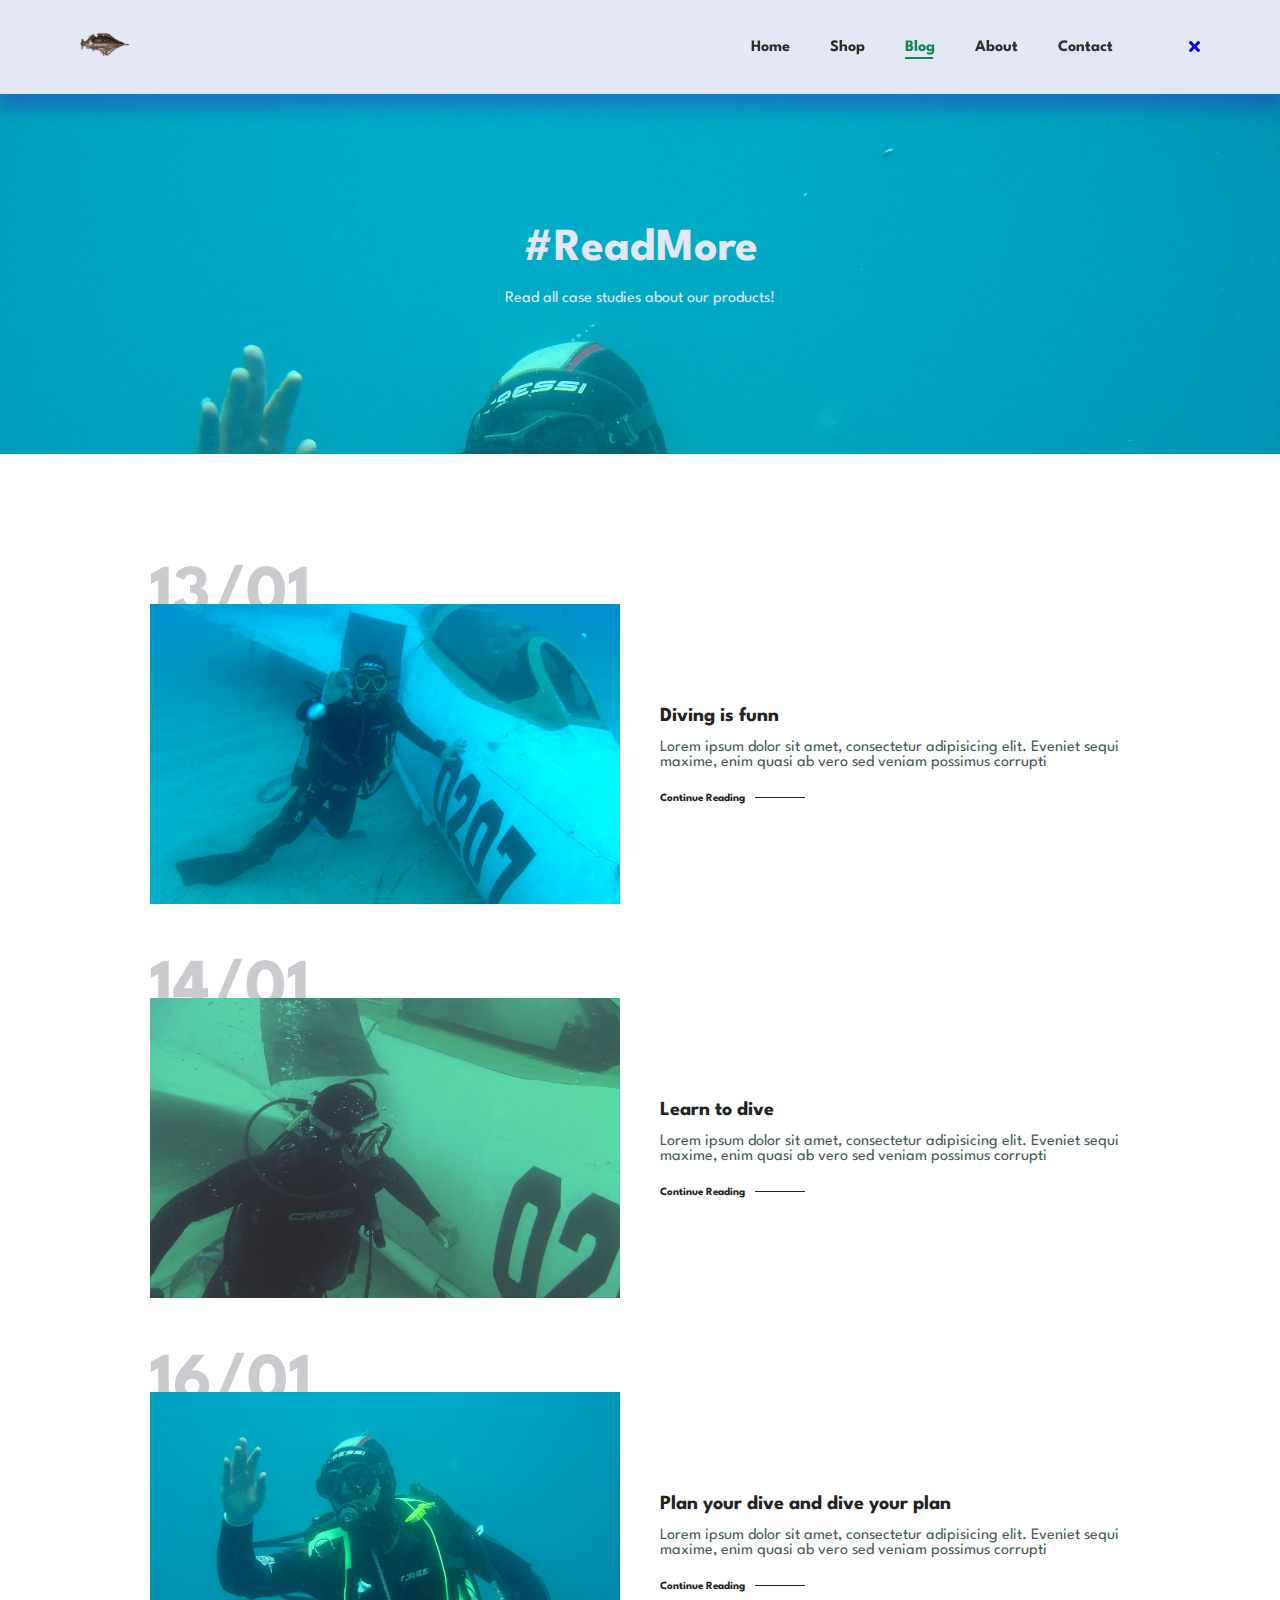
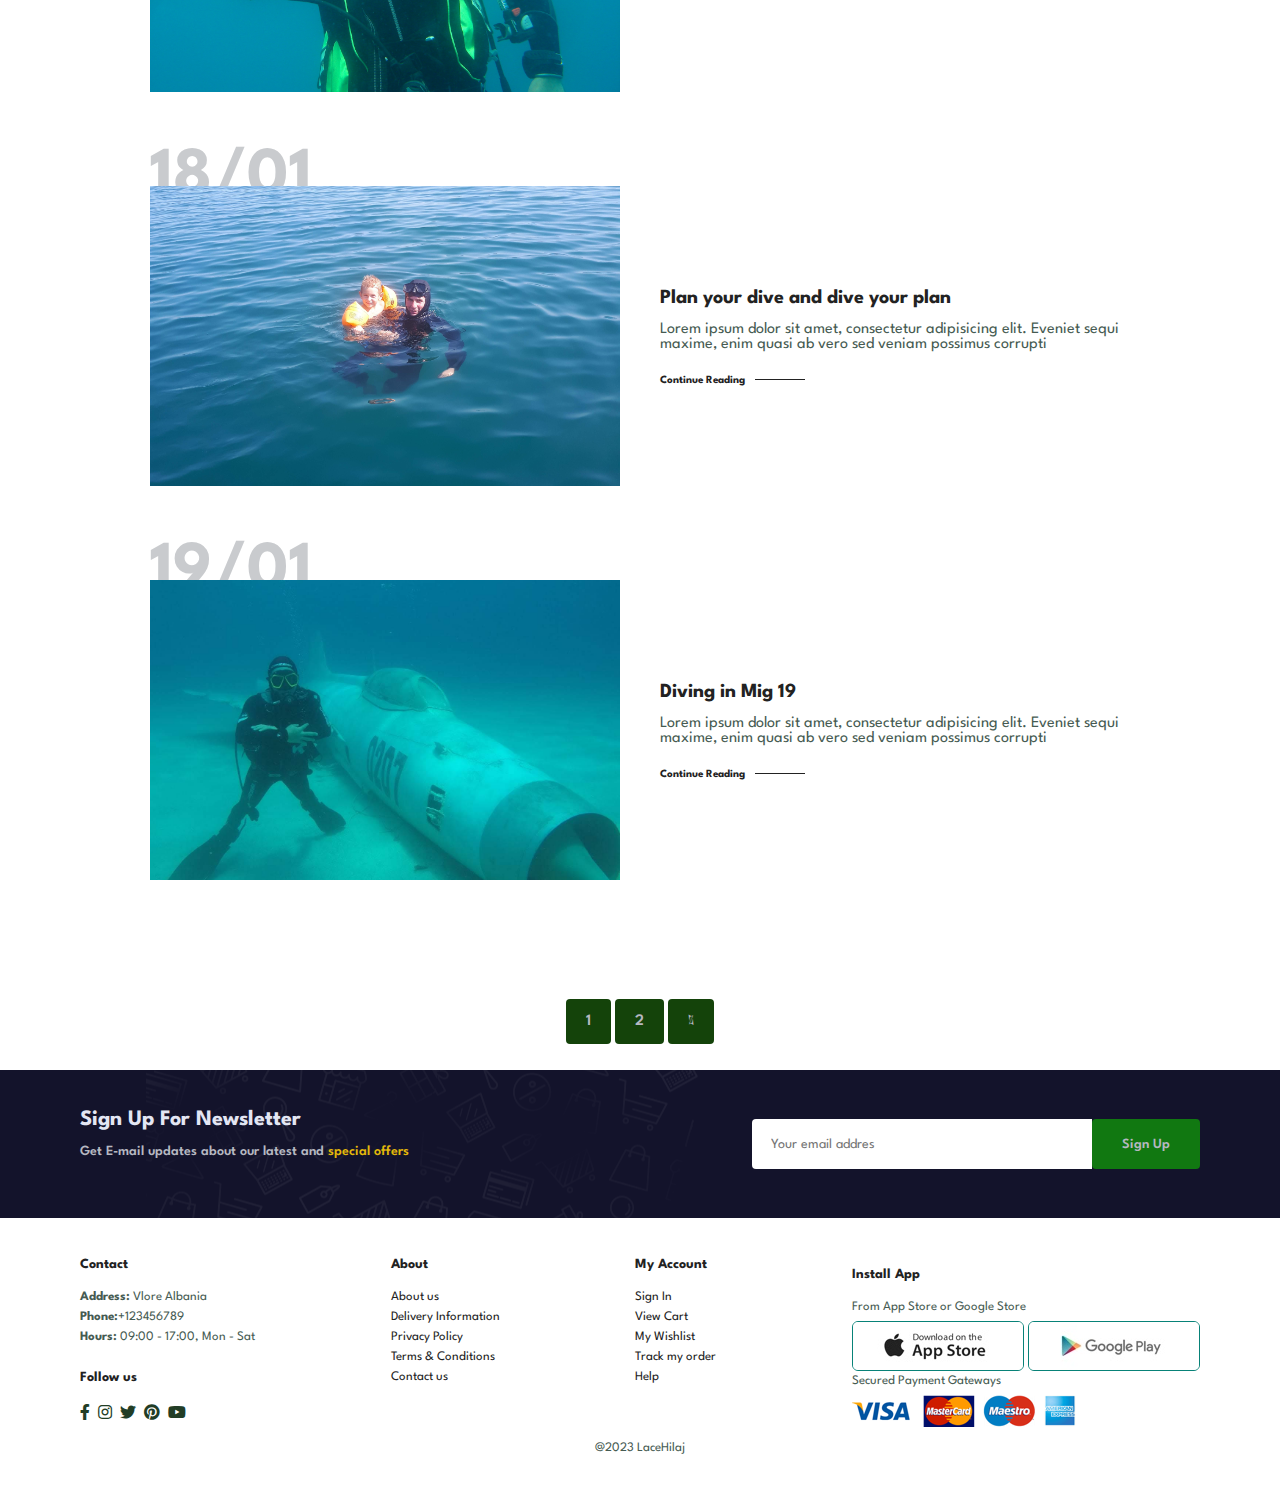
<file: blog.html>
<!DOCTYPE html>
<html lang="en">
  <head>
    <meta charset="UTF-8" />
    <meta http-equiv="X-UA-Compatible" content="IE=edge" />
    <meta name="viewport" content="width=device-width, initial-scale=1.0" />
    <title>Ecommerce JS</title>
    <link
      rel="stylesheet"
      href="https://pro.fontawesome.com/releases/v5.10.0/css/all.css"
    />
    <link rel="stylesheet" href="style.css" />
  </head>
  <body>
    <section id="header">
      <a href="#"><img src="img/logo.png" class="logo" alt="logo" /></a>
      <div>
        <ul id="navbar">
          <li><a href="index.html">Home</a></li>
          <li><a href="shop.html">Shop</a></li>
          <li><a class="active" href="blog.html">Blog</a></li>
          <li><a href="about.html">About</a></li>
          <li><a href="contact.html">Contact</a></li>
          <li id="lg-bag">
            <a href="cart.html"><i class="far fa-shopping-bag"></i></a>
          </li>
          <a href="#" id="close"><i class="fas fa-times"></i></a>
        </ul>
      </div>
      <div id="mobile">
        <a href="cart.html"><i class="far fa-shopping-bag"></i></a>
        <i id="bar" class="fas fa-outdent"></i>
      </div>
    </section>

    <section id="page-header" class="blog-header">
      <h2>#ReadMore</h2>
      <p>Read all case studies about our products!</p>
    </section>

    <section id="blog">
      <div class="blog-box">
        <div class="blog-img">
          <img src="img/blog/b1.jpg" alt="" />
        </div>
        <div class="blog-details">
          <h4>Diving is funn</h4>
          <p>
            Lorem ipsum dolor sit amet, consectetur adipisicing elit. Eveniet
            sequi maxime, enim quasi ab vero sed veniam possimus corrupti
          </p>
          <a href="#">Continue Reading </a>
        </div>
        <h1>13/01</h1>
      </div>
      <div class="blog-box">
        <div class="blog-img">
          <img src="img/blog/b2.jpg" alt="" />
        </div>
        <div class="blog-details">
          <h4>Learn to dive</h4>
          <p>
            Lorem ipsum dolor sit amet, consectetur adipisicing elit. Eveniet
            sequi maxime, enim quasi ab vero sed veniam possimus corrupti
          </p>
          <a href="#">Continue Reading </a>
        </div>
        <h1>14/01</h1>
      </div>
      <div class="blog-box">
        <div class="blog-img">
          <img src="img/blog/b3.jpg" alt="" />
        </div>
        <div class="blog-details">
          <h4>Plan your dive and dive your plan</h4>
          <p>
            Lorem ipsum dolor sit amet, consectetur adipisicing elit. Eveniet
            sequi maxime, enim quasi ab vero sed veniam possimus corrupti
          </p>
          <a href="#">Continue Reading </a>
        </div>
        <h1>16/01</h1>
      </div>
      <div class="blog-box">
        <div class="blog-img">
          <img src="img/blog/b4.jpg" alt="" />
        </div>
        <div class="blog-details">
          <h4>Plan your dive and dive your plan</h4>
          <p>
            Lorem ipsum dolor sit amet, consectetur adipisicing elit. Eveniet
            sequi maxime, enim quasi ab vero sed veniam possimus corrupti
          </p>
          <a href="#">Continue Reading </a>
        </div>
        <h1>18/01</h1>
      </div>
      <div class="blog-box">
        <div class="blog-img">
          <img src="img/blog/b5.jpg" alt="" />
        </div>
        <div class="blog-details">
          <h4>Diving in Mig 19</h4>
          <p>
            Lorem ipsum dolor sit amet, consectetur adipisicing elit. Eveniet
            sequi maxime, enim quasi ab vero sed veniam possimus corrupti
          </p>
          <a href="#">Continue Reading </a>
        </div>
        <h1>19/01</h1>
      </div>
    </section>

    <section id="pagination" class="section-p1">
      <a href="#">1</a>
      <a href="#">2</a>
      <a href="#"><i class="fal fa-long-arrow-alt-right"></i></a>
    </section>
    <section id="newsletter" class="section-p1" class="section-m1">
      <div class="newstext">
        <h4>Sign Up For Newsletter</h4>
        <p>
          Get E-mail updates about our latest and <span>special offers</span>
        </p>
      </div>
      <div class="form">
        <input type="text" placeholder="Your email addres" />
        <button class="normal">Sign Up</button>
      </div>
    </section>

    <footer class="section-p1">
      <div class="col">
        <!-- <img src="img/logo.png" class="logo" alt="" /> -->
        <h4>Contact</h4>
        <p><strong>Address:</strong> Vlore Albania</p>
        <p><strong>Phone:</strong>+123456789</p>
        <p><strong>Hours:</strong> 09:00 - 17:00, Mon - Sat</p>
        <div class="follow">
          <h4>Follow us</h4>
          <div class="icon">
            <i class="fab fa-facebook-f"></i>
            <i class="fab fa-instagram"></i>
            <i class="fab fa-twitter"></i>
            <i class="fab fa-pinterest"></i>
            <i class="fab fa-youtube"></i>
          </div>
        </div>
      </div>
      <div class="col">
        <h4>About</h4>
        <a href="#">About us</a>
        <a href="#">Delivery Information</a>
        <a href="#">Privacy Policy</a>
        <a href="#">Terms & Conditions</a>
        <a href="#">Contact us</a>
      </div>
      <div class="col">
        <h4>My Account</h4>
        <a href="#">Sign In</a>
        <a href="#">View Cart</a>
        <a href="#">My Wishlist</a>
        <a href="#">Track my order</a>
        <a href="#">Help</a>
      </div>
      <div class="col install">
        <h4>Install App</h4>
        <p>From App Store or Google Store</p>
        <div class="row">
          <img src="img/pay/app.jpg" alt="" />
          <img src="img/pay/play.jpg" alt="" />
        </div>
        <p>Secured Payment Gateways</p>
        <img src="img/pay/pay.png" alt="" />
      </div>
      <div class="copyright">
        <p>@2023 LaceHilaj</p>
      </div>
    </footer>
    <script src="app.js"></script>
  </body>
</html>
</file>
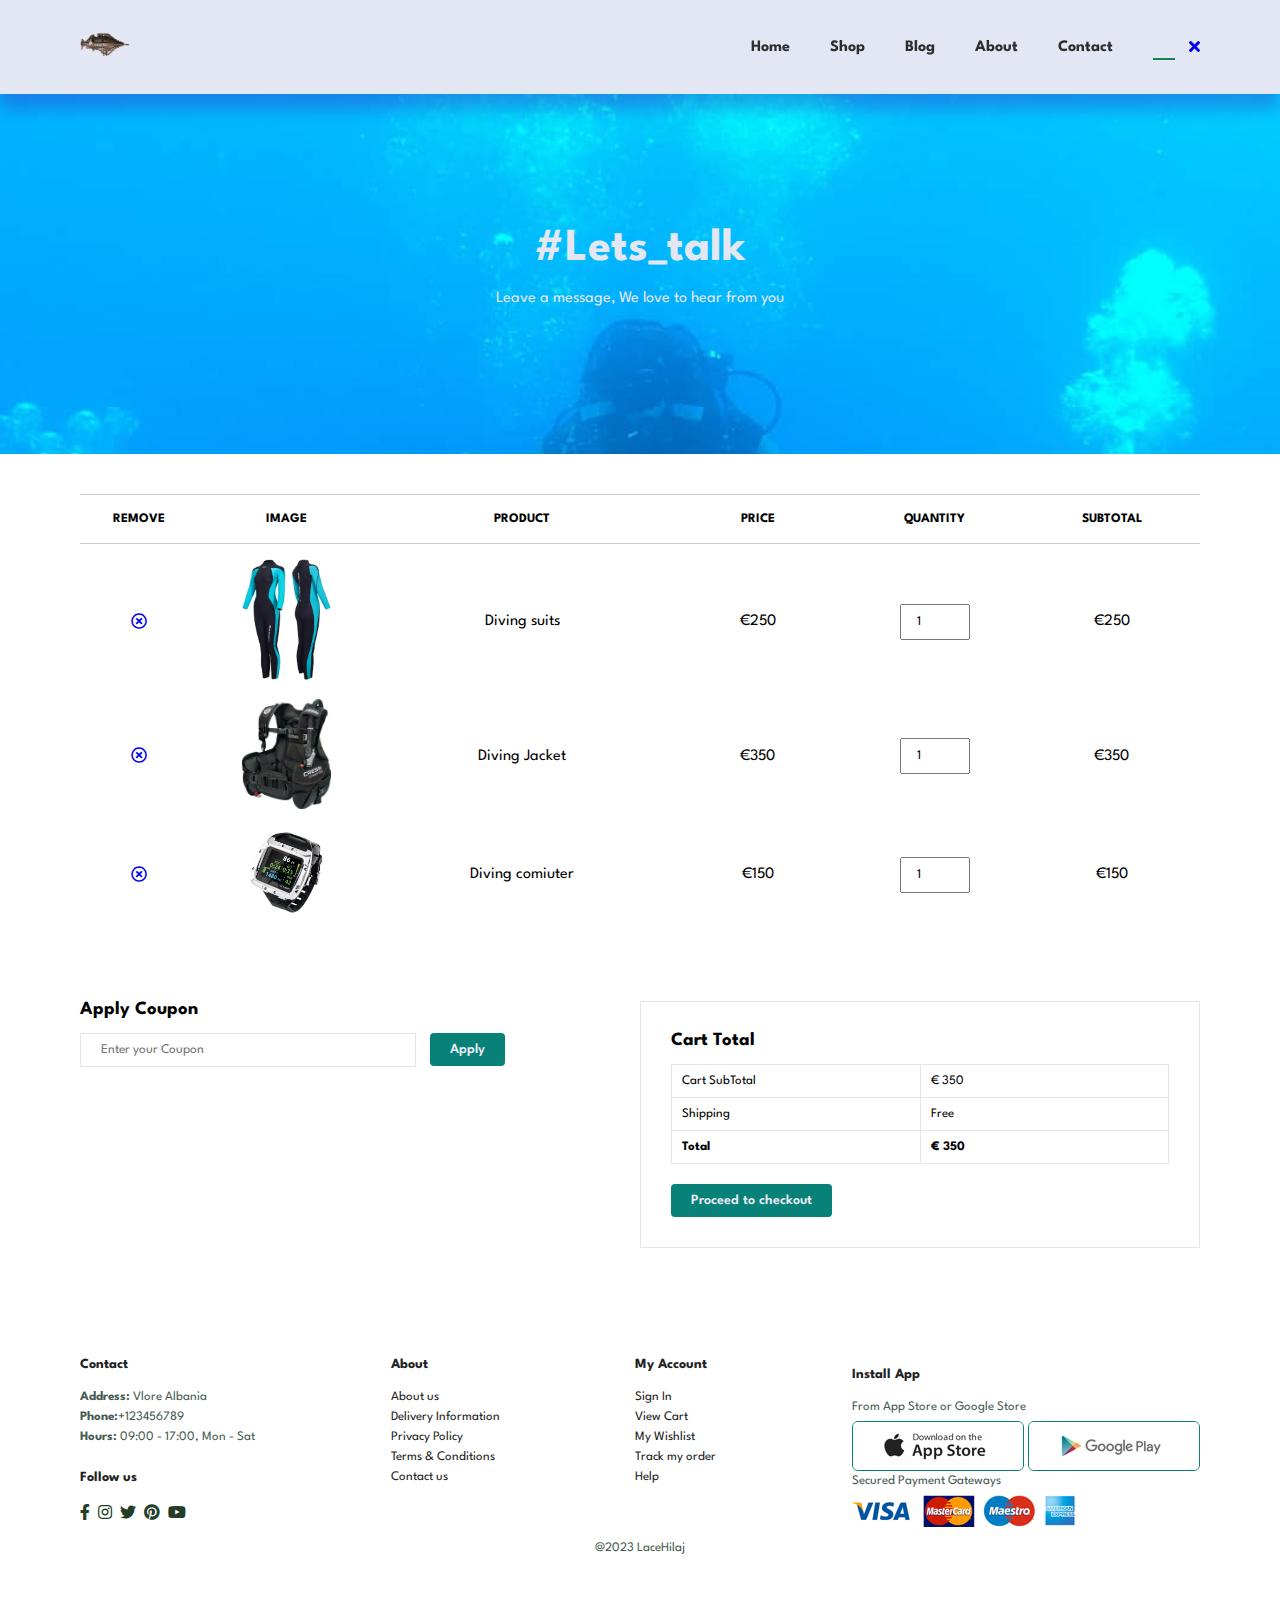
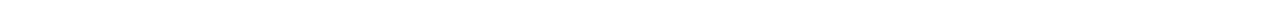
<file: cart.html>
<!DOCTYPE html>
<html lang="en">
  <head>
    <meta charset="UTF-8" />
    <meta http-equiv="X-UA-Compatible" content="IE=edge" />
    <meta name="viewport" content="width=device-width, initial-scale=1.0" />
    <title>Ecommerce JS</title>
    <link
      rel="stylesheet"
      href="https://pro.fontawesome.com/releases/v5.10.0/css/all.css"
    />
    <link rel="stylesheet" href="style.css" />
  </head>
  <body>
    <section id="header">
      <a href="#"><img src="img/logo.png" class="logo" alt="logo" /></a>
      <div>
        <ul id="navbar">
          <li><a href="index.html">Home</a></li>
          <li><a href="shop.html">Shop</a></li>
          <li><a href="blog.html">Blog</a></li>
          <li><a href="about.html">About</a></li>
          <li><a href="contact.html">Contact</a></li>
          <li id="lg-bag">
            <a class="active" href="cart.html"
              ><i class="far fa-shopping-bag"></i
            ></a>
          </li>
          <a href="#" id="close"><i class="fas fa-times"></i></a>
        </ul>
      </div>
      <div id="mobile">
        <a href="cart.html"><i class="far fa-shopping-bag"></i></a>
        <i id="bar" class="fas fa-outdent"></i>
      </div>
    </section>

    <section id="page-header" class="about-header">
      <h2>#Lets_talk</h2>
      <p>Leave a message, We love to hear from you</p>
    </section>
    <section id="cart" class="section-p1">
      <table width="100%">
        <thead>
          <tr>
            <td>Remove</td>
            <td>Image</td>
            <td>Product</td>
            <td>Price</td>
            <td>Quantity</td>
            <td>Subtotal</td>
          </tr>
        </thead>
        <tbody>
          <tr>
            <td>
              <a href="#"><i class="far fa-times-circle"></i></a>
            </td>
            <td><img src="img/products/f1.jpg" alt="" /></td>
            <td>Diving suits</td>
            <td>€250</td>
            <td><input type="number" value="1" /></td>
            <td>€250</td>
          </tr>
          <tr>
            <td>
              <a href="#"><i class="far fa-times-circle"></i></a>
            </td>
            <td><img src="img/products/f5.jpg" alt="" /></td>
            <td>Diving Jacket</td>
            <td>€350</td>
            <td><input type="number" value="1" /></td>
            <td>€350</td>
          </tr>
          <tr>
            <td>
              <a href="#"><i class="far fa-times-circle"></i></a>
            </td>
            <td><img src="img/products/f3.jpg" alt="" /></td>
            <td>Diving comiuter</td>
            <td>€150</td>
            <td><input type="number" value="1" /></td>
            <td>€150</td>
          </tr>
        </tbody>
      </table>
    </section>
    <section id="cart-add" class="section-p1">
      <div id="coupon">
        <h3>Apply Coupon</h3>
        <div>
          <input type="text" placeholder="Enter your Coupon" />
          <button class="normal">Apply</button>
        </div>
      </div>
      <div id="subtotal">
        <h3>Cart Total</h3>
        <table>
          <tr>
            <td>Cart SubTotal</td>
            <td>€ 350</td>
            <tr>
              <td>Shipping</td>
              <td>Free</td>
            </tr>
            <tr>
              <td><strong>Total</strong></td>
                <td><strong>€ 350</strong></td>

            </td></tr>
          </tr>
        </table>
        <button class="normal">Proceed to checkout </button>
      </div>
    </section>

    <footer class="section-p1">
      <div class="col">
        <!-- <img src="img/logo.png" class="logo" alt="" /> -->
        <h4>Contact</h4>
        <p><strong>Address:</strong> Vlore Albania</p>
        <p><strong>Phone:</strong>+123456789</p>
        <p><strong>Hours:</strong> 09:00 - 17:00, Mon - Sat</p>
        <div class="follow">
          <h4>Follow us</h4>
          <div class="icon">
            <i class="fab fa-facebook-f"></i>
            <i class="fab fa-instagram"></i>
            <i class="fab fa-twitter"></i>
            <i class="fab fa-pinterest"></i>
            <i class="fab fa-youtube"></i>
          </div>
        </div>
      </div>
      <div class="col">
        <h4>About</h4>
        <a href="#">About us</a>
        <a href="#">Delivery Information</a>
        <a href="#">Privacy Policy</a>
        <a href="#">Terms & Conditions</a>
        <a href="#">Contact us</a>
      </div>
      <div class="col">
        <h4>My Account</h4>
        <a href="#">Sign In</a>
        <a href="#">View Cart</a>
        <a href="#">My Wishlist</a>
        <a href="#">Track my order</a>
        <a href="#">Help</a>
      </div>
      <div class="col install">
        <h4>Install App</h4>
        <p>From App Store or Google Store</p>
        <div class="row">
          <img src="img/pay/app.jpg" alt="" />
          <img src="img/pay/play.jpg" alt="" />
        </div>
        <p>Secured Payment Gateways</p>
        <img src="img/pay/pay.png" alt="" />
      </div>
      <div class="copyright">
        <p>@2023 LaceHilaj</p>
      </div>
    </footer>
    <script src="app.js"></script>
  </body>
</html>
</file>
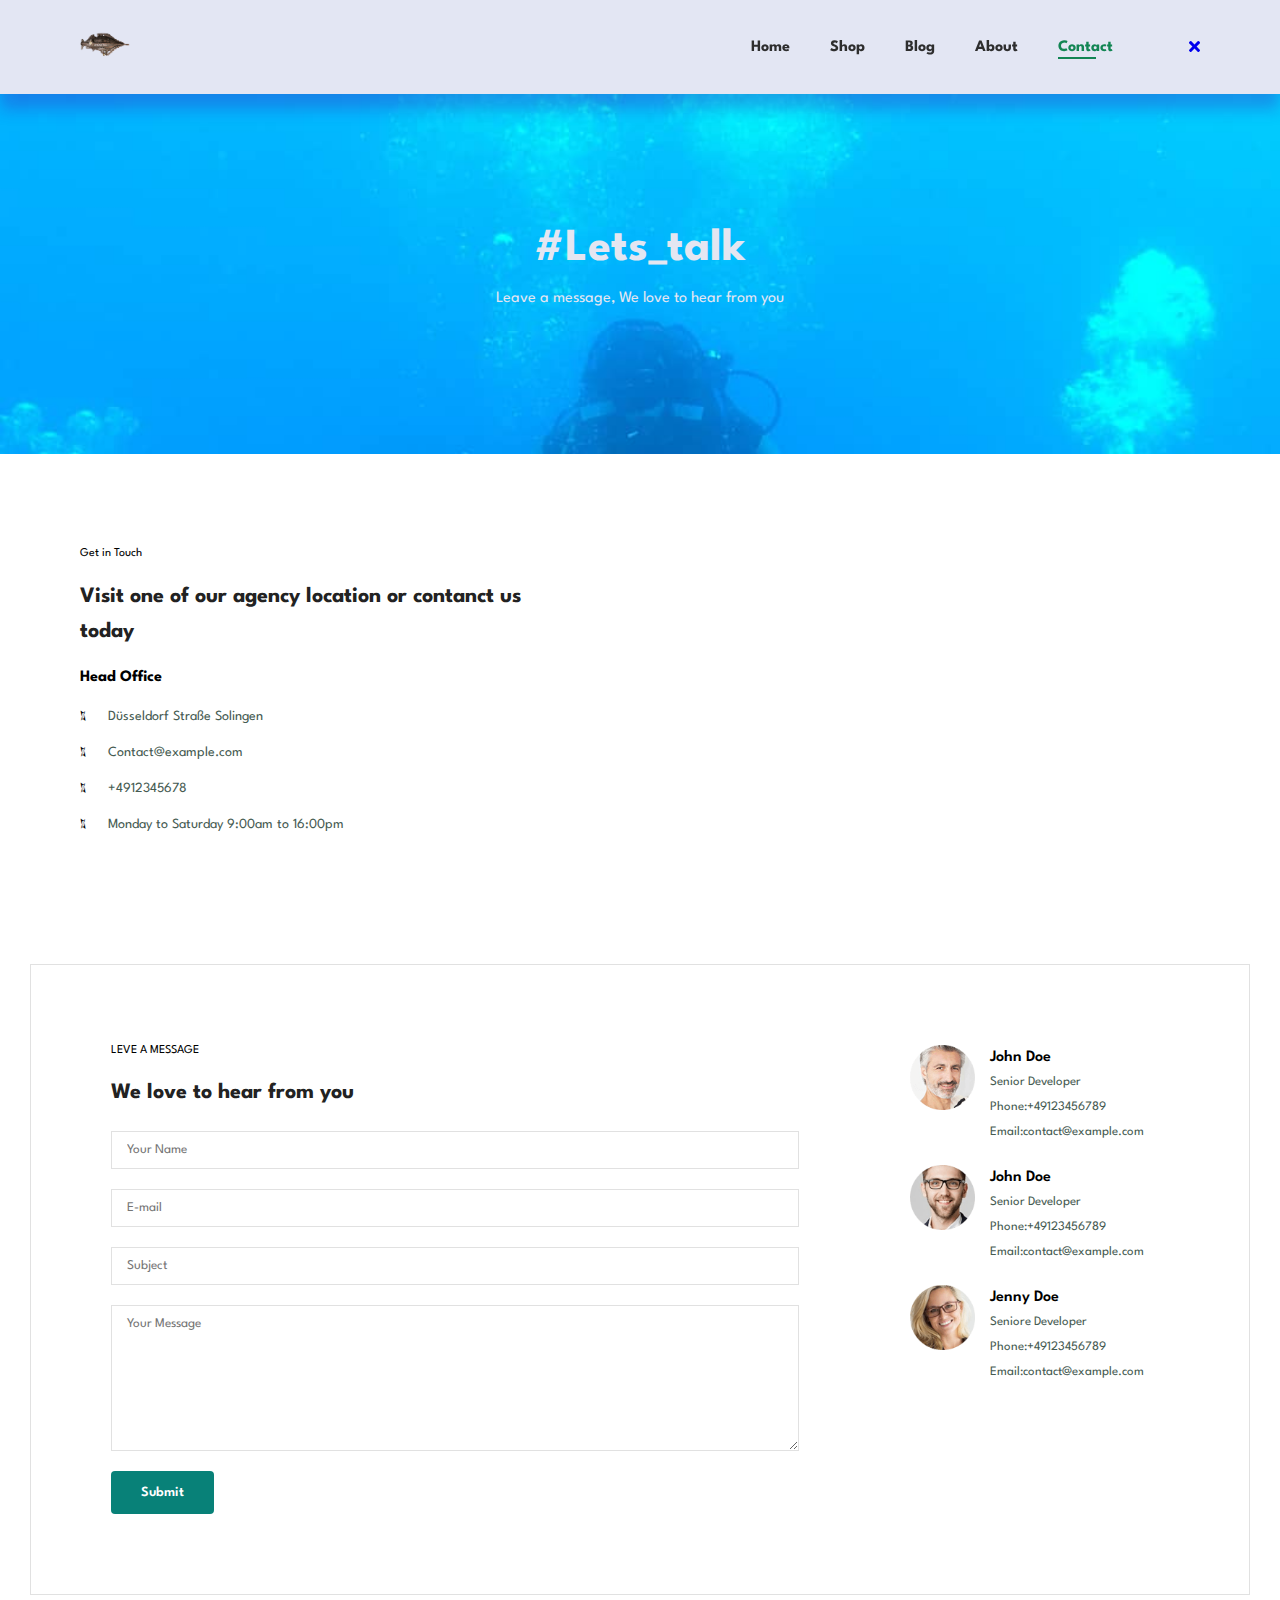
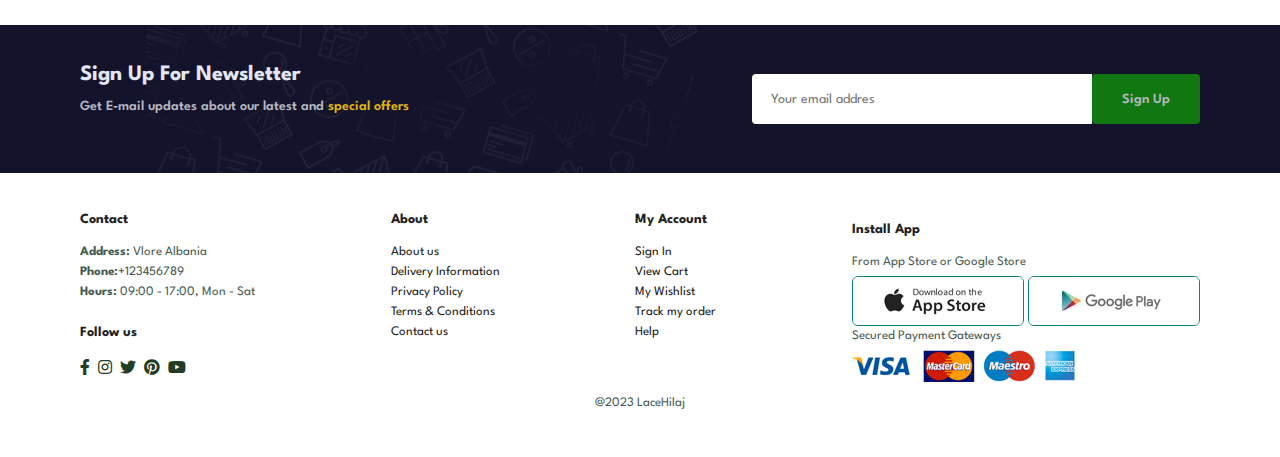
<file: contact.html>
<!DOCTYPE html>
<html lang="en">
  <head>
    <meta charset="UTF-8" />
    <meta http-equiv="X-UA-Compatible" content="IE=edge" />
    <meta name="viewport" content="width=device-width, initial-scale=1.0" />
    <title>Ecommerce JS</title>
    <link
      rel="stylesheet"
      href="https://pro.fontawesome.com/releases/v5.10.0/css/all.css"
    />
    <link rel="stylesheet" href="style.css" />
  </head>
  <body>
    <section id="header">
      <a href="#"><img src="img/logo.png" class="logo" alt="logo" /></a>
      <div>
        <ul id="navbar">
          <li><a href="index.html">Home</a></li>
          <li><a href="shop.html">Shop</a></li>
          <li><a href="blog.html">Blog</a></li>
          <li><a href="about.html">About</a></li>
          <li><a class="active" href="contact.html">Contact</a></li>
          <li id="lg-bag">
            <a href="cart.html"><i class="far fa-shopping-bag"></i></a>
          </li>
          <a href="#" id="close"><i class="fas fa-times"></i></a>
        </ul>
      </div>
      <div id="mobile">
        <a href="cart.html"><i class="far fa-shopping-bag"></i></a>
        <i id="bar" class="fas fa-outdent"></i>
      </div>
    </section>

    <section id="page-header" class="about-header">
      <h2>#Lets_talk</h2>
      <p>Leave a message, We love to hear from you</p>
    </section>

    <section id="contact-details" class="section-p1">
      <div class="details">
        <span>Get in Touch</span>
        <h2>Visit one of our agency location or contanct us today</h2>
        <h3>Head Office</h3>
        <div>
          <li>
            <i class="fal fa-map"></i>
            <p>Düsseldorf Straße Solingen</p>
          </li>
          <li>
            <i class="fal fa-envelope"></i>
            <p>Contact@example.com</p>
          </li>
          <li>
            <i class="fal fa-phone-alt"></i>
            <p>+4912345678</p>
          </li>
          <li>
            <i class="fal fa-clock"></i>
            <p>Monday to Saturday 9:00am to 16:00pm</p>
          </li>
        </div>
      </div>
      <div class="map">
        <iframe
          src="https://www.google.com/maps/embed?pb=!1m18!1m12!1m3!1d20019.16407760227!2d6.994660000000002!3d51.15649745!2m3!1f0!2f0!3f0!3m2!1i1024!2i768!4f13.1!3m3!1m2!1s0x47b8d2de5617c3c7%3A0xd1a5ac5bfc3f4671!2sOhligs%2C%2042697%20Soligen!5e0!3m2!1ssq!2sde!4v1674663472970!5m2!1ssq!2sde"
          width="600"
          height="450"
          style="border: 0"
          allowfullscreen=""
          loading="lazy"
          referrerpolicy="no-referrer-when-downgrade"
        ></iframe>
      </div>
    </section>

    <section id="form-details">
      <form action="">
        <span>LEVE A MESSAGE</span>
        <h2>We love to hear from you</h2>
        <input type="text" placeholder="Your Name" />
        <input type="Email" placeholder="E-mail" />
        <input type="text" placeholder="Subject" />

        <textarea
          name=""
          id=""
          cols="30"
          rows="10"
          placeholder="Your Message"
        ></textarea>
        <button class="normal">Submit</button>
      </form>
      <div class="people">
        <div>
          <img src="img/people/1.png" alt="" />
          <p>
            <span>John Doe</span>Senior Developer <br />Phone:+49123456789
            <br />
            Email:contact@example.com
          </p>
        </div>
        <div>
          <img src="img/people/2.png" alt="" />
          <p>
            <span>John Doe</span>Senior Developer <br />Phone:+49123456789
            <br />
            Email:contact@example.com
          </p>
        </div>
        <div>
          <img src="img/people/3.png" alt="" />
          <p>
            <span>Jenny Doe </span> Seniore Developer <br />Phone:+49123456789
            <br />
            Email:contact@example.com
          </p>
        </div>
      </div>
    </section>

    <section id="newsletter" class="section-p1" class="section-m1">
      <div class="newstext">
        <h4>Sign Up For Newsletter</h4>
        <p>
          Get E-mail updates about our latest and <span>special offers</span>
        </p>
      </div>
      <div class="form">
        <input type="text" placeholder="Your email addres" />
        <button class="normal">Sign Up</button>
      </div>
    </section>

    <footer class="section-p1">
      <div class="col">
        <!-- <img src="img/logo.png" class="logo" alt="" /> -->
        <h4>Contact</h4>
        <p><strong>Address:</strong> Vlore Albania</p>
        <p><strong>Phone:</strong>+123456789</p>
        <p><strong>Hours:</strong> 09:00 - 17:00, Mon - Sat</p>
        <div class="follow">
          <h4>Follow us</h4>
          <div class="icon">
            <i class="fab fa-facebook-f"></i>
            <i class="fab fa-instagram"></i>
            <i class="fab fa-twitter"></i>
            <i class="fab fa-pinterest"></i>
            <i class="fab fa-youtube"></i>
          </div>
        </div>
      </div>
      <div class="col">
        <h4>About</h4>
        <a href="#">About us</a>
        <a href="#">Delivery Information</a>
        <a href="#">Privacy Policy</a>
        <a href="#">Terms & Conditions</a>
        <a href="#">Contact us</a>
      </div>
      <div class="col">
        <h4>My Account</h4>
        <a href="#">Sign In</a>
        <a href="#">View Cart</a>
        <a href="#">My Wishlist</a>
        <a href="#">Track my order</a>
        <a href="#">Help</a>
      </div>
      <div class="col install">
        <h4>Install App</h4>
        <p>From App Store or Google Store</p>
        <div class="row">
          <img src="img/pay/app.jpg" alt="" />
          <img src="img/pay/play.jpg" alt="" />
        </div>
        <p>Secured Payment Gateways</p>
        <img src="img/pay/pay.png" alt="" />
      </div>
      <div class="copyright">
        <p>@2023 LaceHilaj</p>
      </div>
    </footer>
    <script src="app.js"></script>
  </body>
</html>
</file>
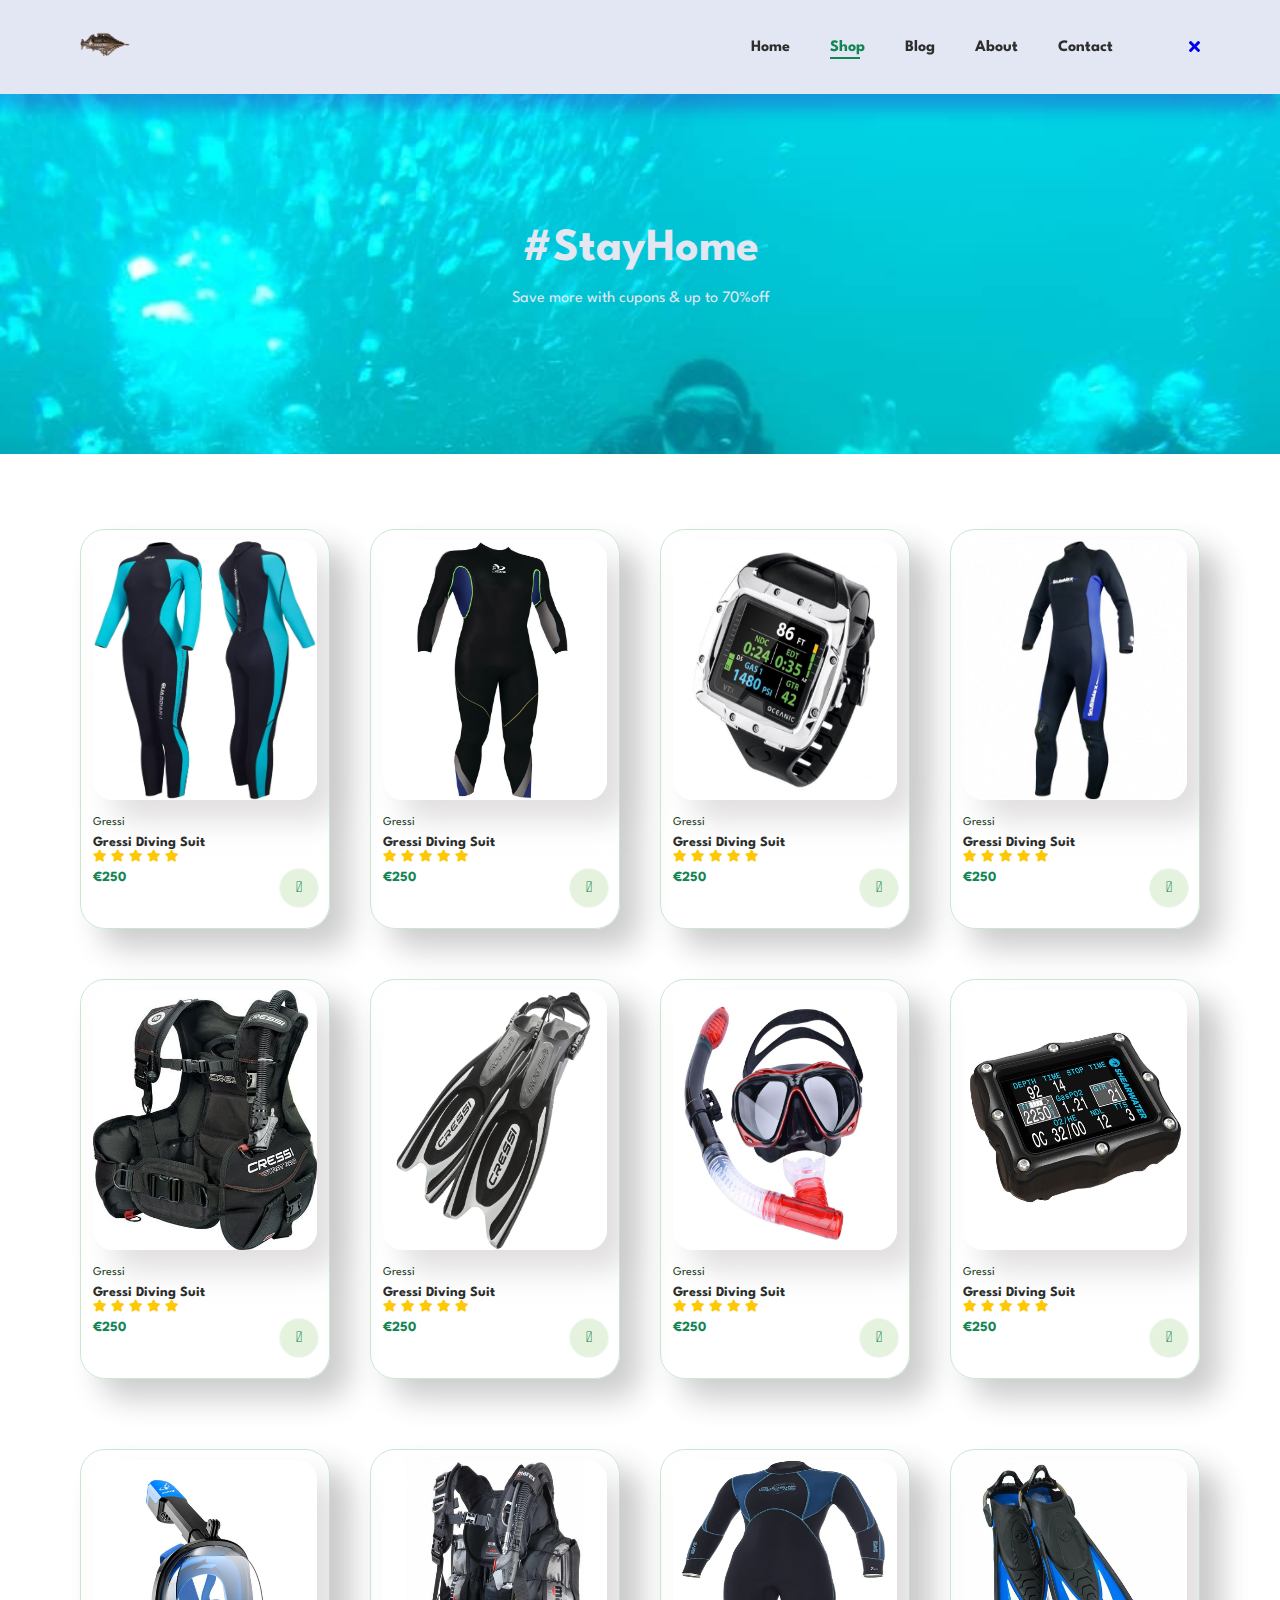
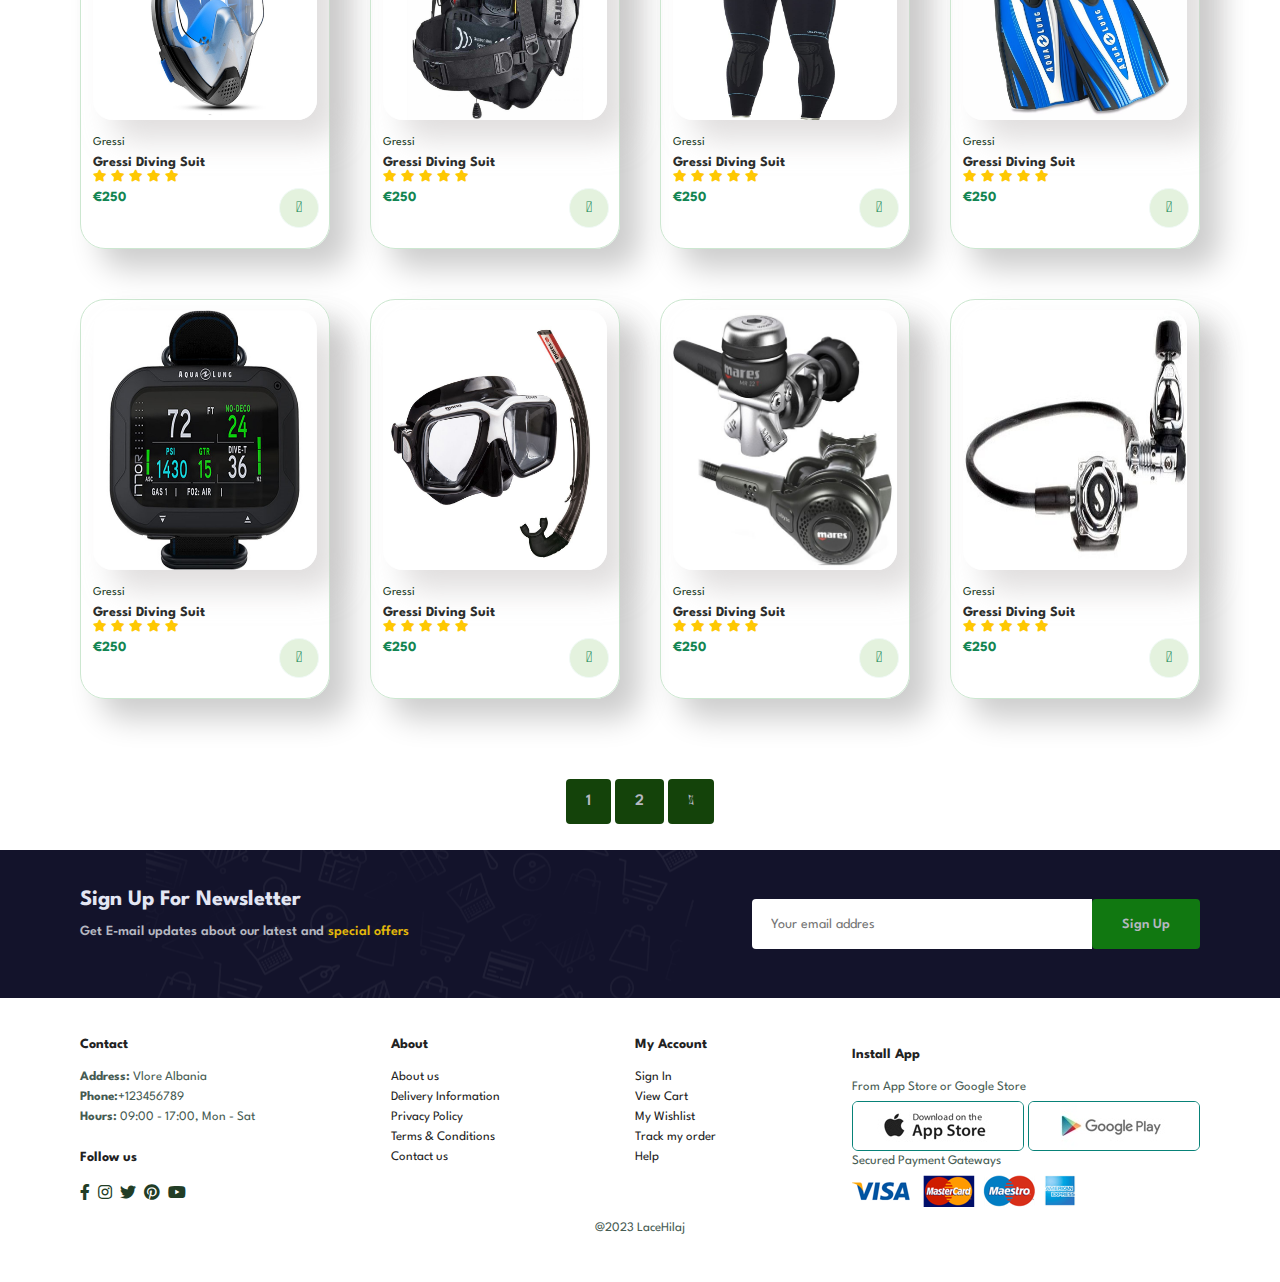
<file: shop.html>
<!DOCTYPE html>
<html lang="en">
  <head>
    <meta charset="UTF-8" />
    <meta http-equiv="X-UA-Compatible" content="IE=edge" />
    <meta name="viewport" content="width=device-width, initial-scale=1.0" />
    <title>Ecommerce JS</title>
    <link
      rel="stylesheet"
      href="https://pro.fontawesome.com/releases/v5.10.0/css/all.css"
    />
    <link rel="stylesheet" href="style.css" />
  </head>
  <body>
    <section id="header">
      <a href="#"><img src="img/logo.png" class="logo" alt="logo" /></a>
      <div>
        <ul id="navbar">
          <li><a href="index.html">Home</a></li>
          <li><a class="active" href="shop.html">Shop</a></li>
          <li><a href="blog.html">Blog</a></li>
          <li><a href="about.html">About</a></li>
          <li><a href="contact.html">Contact</a></li>
          <li id="lg-bag">
            <a href="cart.html"><i class="far fa-shopping-bag"></i></a>
          </li>
          <a href="#" id="close"><i class="fas fa-times"></i></a>
        </ul>
      </div>
      <div id="mobile">
        <a href="cart.html"><i class="far fa-shopping-bag"></i></a>
        <i id="bar" class="fas fa-outdent"></i>
      </div>
    </section>

    <section id="page-header">
      <h2>#StayHome</h2>
      <p>Save more with cupons & up to 70%off</p>
    </section>

    <section id="product1" class="section-p1">
      <div class="pro-contaniner">
        <div class="pro" onclick="window.location.href='sproduct.html'">
          <img src="img/products/f1.jpg" alt="" />
          <div class="des">
            <span>Gressi</span>
            <h5>Gressi Diving Suit</h5>
            <div class="star">
              <i class="fas fa-star"></i>
              <i class="fas fa-star"></i>
              <i class="fas fa-star"></i>
              <i class="fas fa-star"></i>
              <i class="fas fa-star"></i>
            </div>
            <h4>€250</h4>
          </div>
          <a href="#"> <i class="fal fa-shopping-cart cart"></i></a>
        </div>
        <div class="pro">
          <img src="img/products/f2.jpg" alt="" />
          <div class="des">
            <span>Gressi</span>
            <h5>Gressi Diving Suit</h5>
            <div class="star">
              <i class="fas fa-star"></i>
              <i class="fas fa-star"></i>
              <i class="fas fa-star"></i>
              <i class="fas fa-star"></i>
              <i class="fas fa-star"></i>
            </div>
            <h4>€250</h4>
          </div>
          <a href="#"> <i class="fal fa-shopping-cart cart"></i></a>
        </div>
        <div class="pro">
          <img src="img/products/f3.jpg" alt="" />
          <div class="des">
            <span>Gressi</span>
            <h5>Gressi Diving Suit</h5>
            <div class="star">
              <i class="fas fa-star"></i>
              <i class="fas fa-star"></i>
              <i class="fas fa-star"></i>
              <i class="fas fa-star"></i>
              <i class="fas fa-star"></i>
            </div>
            <h4>€250</h4>
          </div>
          <a href="#"> <i class="fal fa-shopping-cart cart"></i></a>
        </div>
        <div class="pro">
          <img src="img/products/f4.jpg" alt="" />
          <div class="des">
            <span>Gressi</span>
            <h5>Gressi Diving Suit</h5>
            <div class="star">
              <i class="fas fa-star"></i>
              <i class="fas fa-star"></i>
              <i class="fas fa-star"></i>
              <i class="fas fa-star"></i>
              <i class="fas fa-star"></i>
            </div>
            <h4>€250</h4>
          </div>
          <a href="#"> <i class="fal fa-shopping-cart cart"></i></a>
        </div>
        <div class="pro">
          <img src="img/products/f5.jpg" alt="" />
          <div class="des">
            <span>Gressi</span>
            <h5>Gressi Diving Suit</h5>
            <div class="star">
              <i class="fas fa-star"></i>
              <i class="fas fa-star"></i>
              <i class="fas fa-star"></i>
              <i class="fas fa-star"></i>
              <i class="fas fa-star"></i>
            </div>
            <h4>€250</h4>
          </div>
          <a href="#"> <i class="fal fa-shopping-cart cart"></i></a>
        </div>
        <div class="pro">
          <img src="img/products/f6.jpg" alt="" />
          <div class="des">
            <span>Gressi</span>
            <h5>Gressi Diving Suit</h5>
            <div class="star">
              <i class="fas fa-star"></i>
              <i class="fas fa-star"></i>
              <i class="fas fa-star"></i>
              <i class="fas fa-star"></i>
              <i class="fas fa-star"></i>
            </div>
            <h4>€250</h4>
          </div>
          <a href="#"> <i class="fal fa-shopping-cart cart"></i></a>
        </div>
        <div class="pro">
          <img src="img/products/f7.jpg" alt="" />
          <div class="des">
            <span>Gressi</span>
            <h5>Gressi Diving Suit</h5>
            <div class="star">
              <i class="fas fa-star"></i>
              <i class="fas fa-star"></i>
              <i class="fas fa-star"></i>
              <i class="fas fa-star"></i>
              <i class="fas fa-star"></i>
            </div>
            <h4>€250</h4>
          </div>
          <a href="#"> <i class="fal fa-shopping-cart cart"></i></a>
        </div>
        <div class="pro">
          <img src="img/products/f8.jpg" alt="" />
          <div class="des">
            <span>Gressi</span>
            <h5>Gressi Diving Suit</h5>
            <div class="star">
              <i class="fas fa-star"></i>
              <i class="fas fa-star"></i>
              <i class="fas fa-star"></i>
              <i class="fas fa-star"></i>
              <i class="fas fa-star"></i>
            </div>
            <h4>€250</h4>
          </div>
          <a href="#"> <i class="fal fa-shopping-cart cart"></i></a>
        </div>
      
      <div class="pro-contaniner">
        <div class="pro">
          <img src="img/products/n1.jpg" alt="" />
          <div class="des">
            <span>Gressi</span>
            <h5>Gressi Diving Suit</h5>
            <div class="star">
              <i class="fas fa-star"></i>
              <i class="fas fa-star"></i>
              <i class="fas fa-star"></i>
              <i class="fas fa-star"></i>
              <i class="fas fa-star"></i>
            </div>
            <h4>€250</h4>
          </div>
          <a href="#"> <i class="fal fa-shopping-cart cart"></i></a>
        </div>
        <div class="pro">
          <img src="img/products/n2.jpg" alt="" />
          <div class="des">
            <span>Gressi</span>
            <h5>Gressi Diving Suit</h5>
            <div class="star">
              <i class="fas fa-star"></i>
              <i class="fas fa-star"></i>
              <i class="fas fa-star"></i>
              <i class="fas fa-star"></i>
              <i class="fas fa-star"></i>
            </div>
            <h4>€250</h4>
          </div>
          <a href="#"> <i class="fal fa-shopping-cart cart"></i></a>
        </div>
        <div class="pro">
          <img src="img/products/n3.jpg" alt="" />
          <div class="des">
            <span>Gressi</span>
            <h5>Gressi Diving Suit</h5>
            <div class="star">
              <i class="fas fa-star"></i>
              <i class="fas fa-star"></i>
              <i class="fas fa-star"></i>
              <i class="fas fa-star"></i>
              <i class="fas fa-star"></i>
            </div>
            <h4>€250</h4>
          </div>
          <a href="#"> <i class="fal fa-shopping-cart cart"></i></a>
        </div>
        <div class="pro">
          <img src="img/products/n4.jpg" alt="" />
          <div class="des">
            <span>Gressi</span>
            <h5>Gressi Diving Suit</h5>
            <div class="star">
              <i class="fas fa-star"></i>
              <i class="fas fa-star"></i>
              <i class="fas fa-star"></i>
              <i class="fas fa-star"></i>
              <i class="fas fa-star"></i>
            </div>
            <h4>€250</h4>
          </div>
          <a href="#"> <i class="fal fa-shopping-cart cart"></i></a>
        </div>
        <div class="pro">
          <img src="img/products/n5.jpg" alt="" />
          <div class="des">
            <span>Gressi</span>
            <h5>Gressi Diving Suit</h5>
            <div class="star">
              <i class="fas fa-star"></i>
              <i class="fas fa-star"></i>
              <i class="fas fa-star"></i>
              <i class="fas fa-star"></i>
              <i class="fas fa-star"></i>
            </div>
            <h4>€250</h4>
          </div>
          <a href="#"> <i class="fal fa-shopping-cart cart"></i></a>
        </div>
        <div class="pro">
          <img src="img/products/n6.jpg" alt="" />
          <div class="des">
            <span>Gressi</span>
            <h5>Gressi Diving Suit</h5>
            <div class="star">
              <i class="fas fa-star"></i>
              <i class="fas fa-star"></i>
              <i class="fas fa-star"></i>
              <i class="fas fa-star"></i>
              <i class="fas fa-star"></i>
            </div>
            <h4>€250</h4>
          </div>
          <a href="#"> <i class="fal fa-shopping-cart cart"></i></a>
        </div>
        <div class="pro">
          <img src="img/products/n7.jpg" alt="" />
          <div class="des">
            <span>Gressi</span>
            <h5>Gressi Diving Suit</h5>
            <div class="star">
              <i class="fas fa-star"></i>
              <i class="fas fa-star"></i>
              <i class="fas fa-star"></i>
              <i class="fas fa-star"></i>
              <i class="fas fa-star"></i>
            </div>
            <h4>€250</h4>
          </div>
          <a href="#"> <i class="fal fa-shopping-cart cart"></i></a>
        </div>
        <div class="pro">
          <img src="img/products/n8.jpg" alt="" />
          <div class="des">
            <span>Gressi</span>
            <h5>Gressi Diving Suit</h5>
            <div class="star">
              <i class="fas fa-star"></i>
              <i class="fas fa-star"></i>
              <i class="fas fa-star"></i>
              <i class="fas fa-star"></i>
              <i class="fas fa-star"></i>
            </div>
            <h4>€250</h4>
          </div>
          <a href="#"> <i class="fal fa-shopping-cart cart"></i></a>
        </div>
      </div>
    </section>

     <section id="pagination" class="section-p1">
      <a href="#">1</a>
      <a href="#">2</a>
      <a href="#"><i class="fal fa-long-arrow-alt-right"></i></a>

     </section>
    <section id="newsletter" class="section-p1" class="section-m1">
      <div class="newstext">
        <h4>Sign Up For Newsletter</h4>
        <p>
          Get E-mail updates about our latest and <span>special offers</span>
        </p>
      </div>
      <div class="form">
        <input type="text" placeholder="Your email addres" />
        <button class="normal">Sign Up</button>
      </div>
    </section>

    <footer class="section-p1">
      <div class="col">
        <!-- <img src="img/logo.png" class="logo" alt="" /> -->
        <h4>Contact</h4>
        <p><strong>Address:</strong> Vlore Albania</p>
        <p><strong>Phone:</strong>+123456789</p>
        <p><strong>Hours:</strong> 09:00 - 17:00, Mon - Sat</p>
        <div class="follow">
          <h4>Follow us</h4>
          <div class="icon">
            <i class="fab fa-facebook-f"></i>
            <i class="fab fa-instagram"></i>
            <i class="fab fa-twitter"></i>
            <i class="fab fa-pinterest"></i>
            <i class="fab fa-youtube"></i>
          </div>
        </div>
      </div>
      <div class="col">
        <h4>About</h4>
        <a href="#">About us</a>
        <a href="#">Delivery Information</a>
        <a href="#">Privacy Policy</a>
        <a href="#">Terms & Conditions</a>
        <a href="#">Contact us</a>
      </div>
      <div class="col">
        <h4>My Account</h4>
        <a href="#">Sign In</a>
        <a href="#">View Cart</a>
        <a href="#">My Wishlist</a>
        <a href="#">Track my order</a>
        <a href="#">Help</a>
      </div>
      <div class="col install">
        <h4>Install App</h4>
        <p>From App Store or Google Store</p>
        <div class="row">
          <img src="img/pay/app.jpg" alt="" />
          <img src="img/pay/play.jpg" alt="" />
        </div>
        <p>Secured Payment Gateways</p>
        <img src="img/pay/pay.png" alt="" />
      </div>
      <div class="copyright">
        <p>@2023 LaceHilaj</p>
      </div>
    </footer>
    <script src="app.js"></script>
  </body>
</html>
</file>
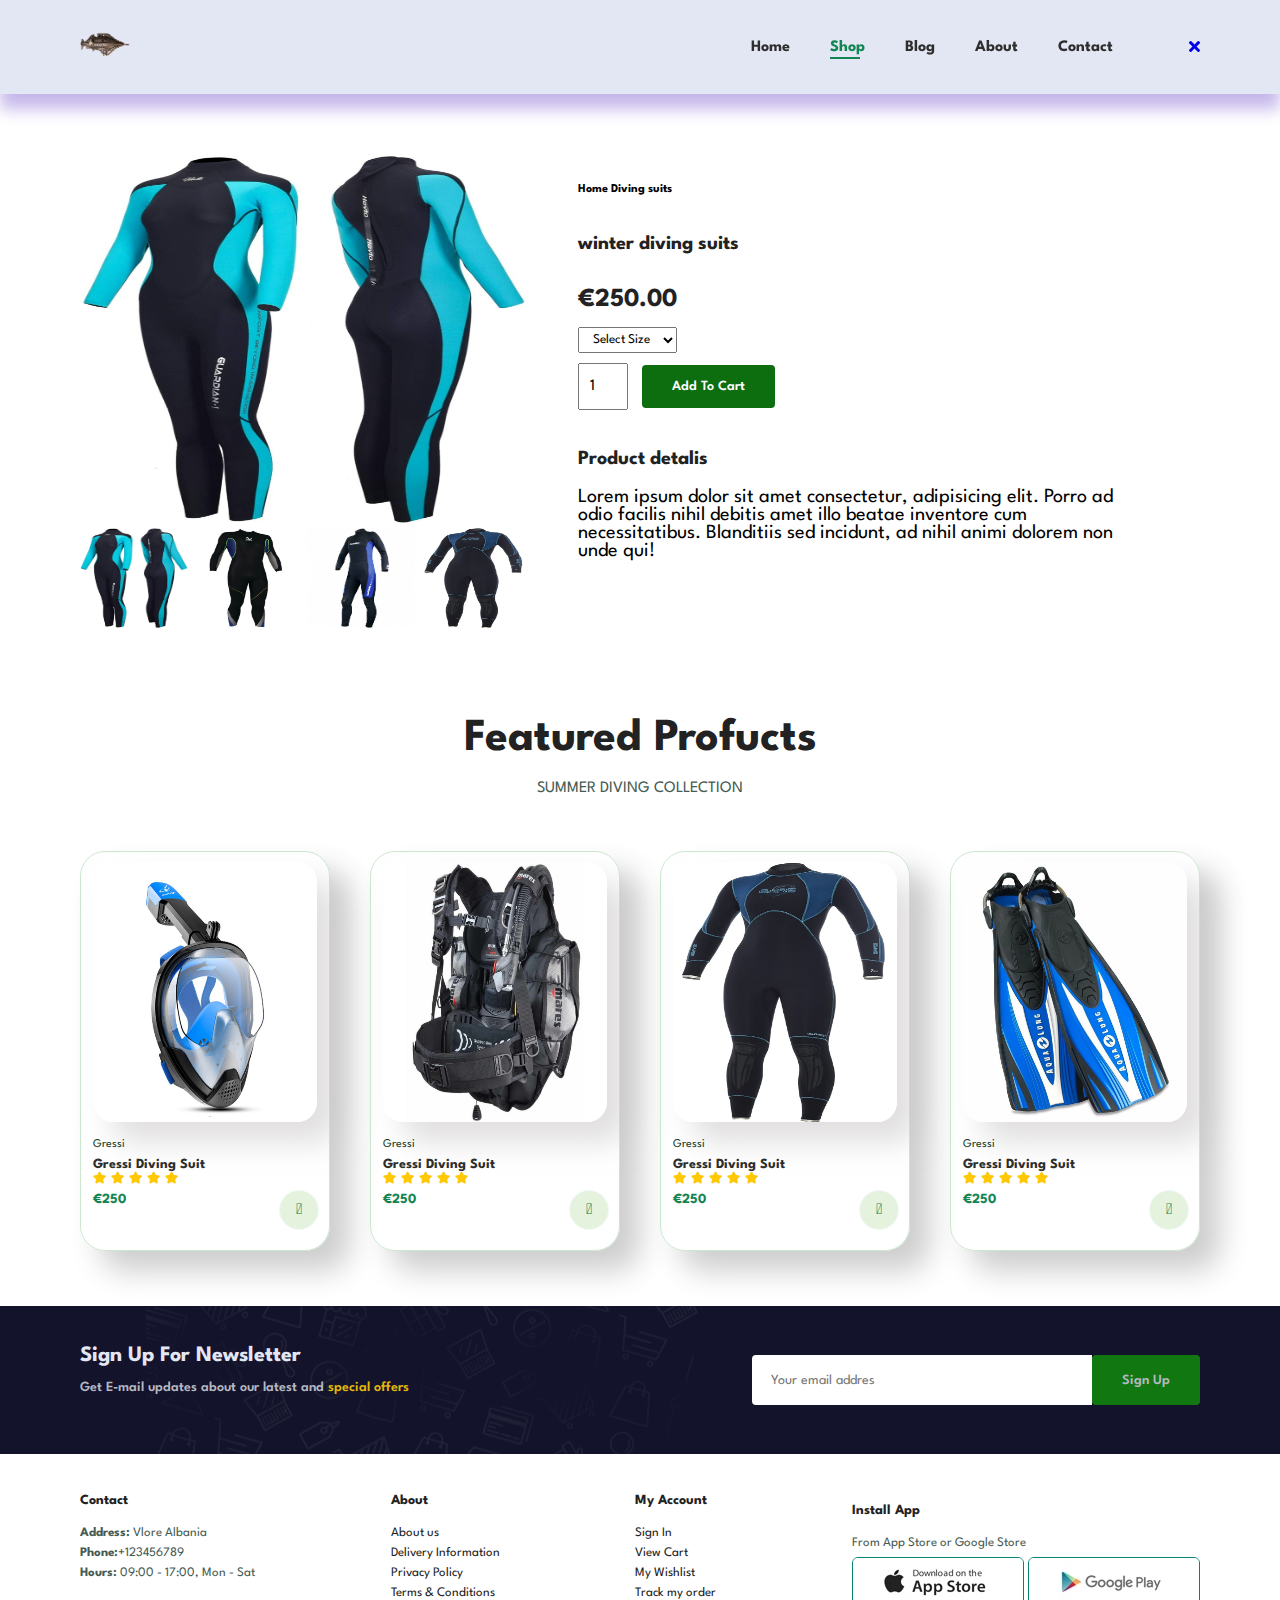
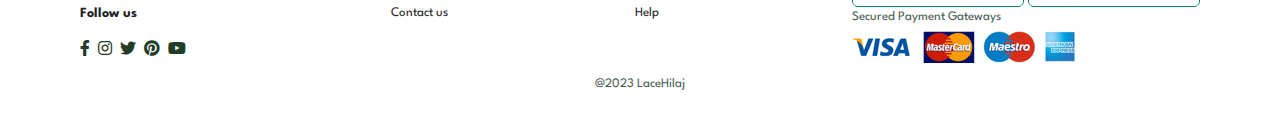
<file: sproduct.html>
<!DOCTYPE html>
<html lang="en">
  <head>
    <meta charset="UTF-8" />
    <meta http-equiv="X-UA-Compatible" content="IE=edge" />
    <meta name="viewport" content="width=device-width, initial-scale=1.0" />
    <title>Ecommerce JS</title>
    <link
      rel="stylesheet"
      href="https://pro.fontawesome.com/releases/v5.10.0/css/all.css"
    />
    <link rel="stylesheet" href="style.css" />
  </head>
  <body>
    <section id="header">
      <a href="#"><img src="img/logo.png" class="logo" alt="logo" /></a>
      <div>
        <ul id="navbar">
          <li><a href="index.html">Home</a></li>
          <li><a class="active" href="shop.html">Shop</a></li>
          <li><a href="blog.html">Blog</a></li>
          <li><a href="about.html">About</a></li>
          <li><a href="contact.html">Contact</a></li>
          <li id="lg-bag">
            <a href="cart.html"><i class="far fa-shopping-bag"></i></a>
          </li>
          <a href="#" id="close"><i class="fas fa-times"></i></a>
        </ul>
      </div>
      <div id="mobile">
        <a href="cart.html"><i class="far fa-shopping-bag"></i></a>
        <i id="bar" class="fas fa-outdent"></i>
      </div>
    </section>

    <section id="productDetails" class="section-p1">
      <div class="single-pro-img">
        <img src="img/products/f1.jpg" width="100%" id="MainImg" alt="" />
        <div class="small-img-group">
          <div class="small-img-col">
            <img
              src="img/products/f1.jpg"
              width="100%"
              class="small-img"
              alt=""
            />
          </div>
          <div class="small-img-col">
            <img
              src="img/products/f2.jpg"
              width="100%"
              class="small-img"
              alt=""
            />
          </div>
          <div class="small-img-col">
            <img
              src="img/products/f4.jpg"
              width="100%"
              class="small-img"
              alt=""
            />
          </div>
          <div class="small-img-col">
            <img
              src="img/products/n3.jpg"
              width="100%"
              class="small-img"
              alt=""
            />
          </div>
        </div>
      </div>
      <div class="singel-pro-details">
        <h6>Home Diving suits</h6>
        <h4>winter diving suits</h4>
        <h2>€250.00</h2>
        <select>
          <option>Select Size</option>
          <option>S</option>
          <option>M</option>
          <option>L</option>
          <option>XL</option>
        </select>
        <input type="number" value="1" />
        <button class="normal">Add To Cart</button>
        <h4>Product detalis</h4>
        <span
          >Lorem ipsum dolor sit amet consectetur, adipisicing elit. Porro ad
          odio facilis nihil debitis amet illo beatae inventore cum
          necessitatibus. Blanditiis sed incidunt, ad nihil animi dolorem non
          unde qui!
        </span>
      </div>
    </section>
    <section id="product1" class="section-p1">
      <h2>Featured Profucts</h2>
      <p>SUMMER DIVING COLLECTION</p>
      <div class="pro-contaniner">
        <div class="pro">
          <img src="img/products/n1.jpg" alt="" />
          <div class="des">
            <span>Gressi</span>
            <h5>Gressi Diving Suit</h5>
            <div class="star">
              <i class="fas fa-star"></i>
              <i class="fas fa-star"></i>
              <i class="fas fa-star"></i>
              <i class="fas fa-star"></i>
              <i class="fas fa-star"></i>
            </div>
            <h4>€250</h4>
          </div>
          <a href="#"> <i class="fal fa-shopping-cart cart"></i></a>
        </div>
        <div class="pro">
          <img src="img/products/n2.jpg" alt="" />
          <div class="des">
            <span>Gressi</span>
            <h5>Gressi Diving Suit</h5>
            <div class="star">
              <i class="fas fa-star"></i>
              <i class="fas fa-star"></i>
              <i class="fas fa-star"></i>
              <i class="fas fa-star"></i>
              <i class="fas fa-star"></i>
            </div>
            <h4>€250</h4>
          </div>
          <a href="#"> <i class="fal fa-shopping-cart cart"></i></a>
        </div>
        <div class="pro">
          <img src="img/products/n3.jpg" alt="" />
          <div class="des">
            <span>Gressi</span>
            <h5>Gressi Diving Suit</h5>
            <div class="star">
              <i class="fas fa-star"></i>
              <i class="fas fa-star"></i>
              <i class="fas fa-star"></i>
              <i class="fas fa-star"></i>
              <i class="fas fa-star"></i>
            </div>
            <h4>€250</h4>
          </div>
          <a href="#"> <i class="fal fa-shopping-cart cart"></i></a>
        </div>
        <div class="pro">
          <img src="img/products/n4.jpg" alt="" />
          <div class="des">
            <span>Gressi</span>
            <h5>Gressi Diving Suit</h5>
            <div class="star">
              <i class="fas fa-star"></i>
              <i class="fas fa-star"></i>
              <i class="fas fa-star"></i>
              <i class="fas fa-star"></i>
              <i class="fas fa-star"></i>
            </div>
            <h4>€250</h4>
          </div>
          <a href="#"> <i class="fal fa-shopping-cart cart"></i></a>
        </div>
      </div>
    </section>

    <section id="newsletter" class="section-p1" class="section-m1">
      <div class="newstext">
        <h4>Sign Up For Newsletter</h4>
        <p>
          Get E-mail updates about our latest and <span>special offers</span>
        </p>
      </div>
      <div class="form">
        <input type="text" placeholder="Your email addres" />
        <button class="normal">Sign Up</button>
      </div>
    </section>

    <footer class="section-p1">
      <div class="col">
        <!-- <img src="img/logo.png" class="logo" alt="" /> -->
        <h4>Contact</h4>
        <p><strong>Address:</strong> Vlore Albania</p>
        <p><strong>Phone:</strong>+123456789</p>
        <p><strong>Hours:</strong> 09:00 - 17:00, Mon - Sat</p>
        <div class="follow">
          <h4>Follow us</h4>
          <div class="icon">
            <i class="fab fa-facebook-f"></i>
            <i class="fab fa-instagram"></i>
            <i class="fab fa-twitter"></i>
            <i class="fab fa-pinterest"></i>
            <i class="fab fa-youtube"></i>
          </div>
        </div>
      </div>
      <div class="col">
        <h4>About</h4>
        <a href="#">About us</a>
        <a href="#">Delivery Information</a>
        <a href="#">Privacy Policy</a>
        <a href="#">Terms & Conditions</a>
        <a href="#">Contact us</a>
      </div>
      <div class="col">
        <h4>My Account</h4>
        <a href="#">Sign In</a>
        <a href="#">View Cart</a>
        <a href="#">My Wishlist</a>
        <a href="#">Track my order</a>
        <a href="#">Help</a>
      </div>
      <div class="col install">
        <h4>Install App</h4>
        <p>From App Store or Google Store</p>
        <div class="row">
          <img src="img/pay/app.jpg" alt="" />
          <img src="img/pay/play.jpg" alt="" />
        </div>
        <p>Secured Payment Gateways</p>
        <img src="img/pay/pay.png" alt="" />
      </div>
      <div class="copyright">
        <p>@2023 LaceHilaj</p>
      </div>
    </footer>
    <script>
      var MainImg = document.getElementById("MainImg");
      var smallImg = document.getElementsByClassName("small-img");
      smallImg[0].onclick = function () {
        MainImg.src = smallImg[0].src;
      };
      smallImg[1].onclick = function () {
        MainImg.src = smallImg[1].src;
      };
      smallImg[2].onclick = function () {
        MainImg.src = smallImg[2].src;
      };
      smallImg[3].onclick = function () {
        MainImg.src = smallImg[3].src;
      };
    </script>
    <script src="app.js"></script>
  </body>
</html>
</file>
<file: style.css>
@import url("https://fonts.googleapis.com/css2?family=Spartan:wght@100;200;300;400;500;600;700;800;900&display=swap");
* {
  margin: 0;
  padding: 0;
  box-sizing: border-box;
  font-family: "Spartan", sans-serif;
}

html {
  scroll-behavior: smooth;
}

/* Global Styles */

h1 {
  font-size: 50px;
  line-height: 64px;
  color: #222;
}

h2 {
  font-size: 46px;
  line-height: 54px;
  color: #222;
}

h4 {
  font-size: 20px;
  color: #222;
}

h6 {
  font-weight: 700;
  font-size: 12px;
}

p {
  font-size: 16px;
  color: #465b52;
  margin: 15px 0 20px 0;
}

.section-p1 {
  padding: 40px 80px;
}

.section-m1 {
  margin: 40px 0;
}
button.normal {
  font-size: 14px;
  font-weight: 600;
  padding: 15px 30px;
  background-color: #fff;

  border-radius: 4px;
  cursor: pointer;
  border: none;
  outline: none;
  transition: 0.2s;
}
button.white {
  font-size: 13px;
  font-weight: 600;
  padding: 11px 18px;
  background-color: transparent;
  border-radius: 4px;
  color: #e3e6f3;
  cursor: pointer;
  border: 1px solid rgb(227, 197, 3);
  outline: none;
  transition: 0.2s;
}
body {
  width: 100%;
}
#header {
  display: flex;
  justify-content: space-between;
  align-items: center;
  padding: 20px 80px;
  background-color: #e3e6f3;
  box-shadow: 0 15px 15px rgba(67, 18, 189, 0.3);
  z-index: 999;
  position: sticky;
  top: 0;
  left: 0;
}
#navbar {
  display: flex;
  justify-content: center;
  align-items: center;
}

.logo {
  height: 50px;
  margin-right: 20px;
}
#navbar li {
  list-style: none;
  padding: 0 20px;
  position: relative;
}
#navbar li a {
  font-size: 16px;
  color: #2e2e2e;
  text-decoration: none;
  font-weight: bold;
  transition: 0.3s ease;
}
#navbar li a:hover,
#navbar li a.active {
  color: #128553;
}
#navbar li a.active::after,
#navbar li a:hover::after {
  content: "";
  width: 40%;
  height: 2px;
  background: #128553;
  position: absolute;
  left: 20px;
  bottom: -4px;
}
#mobile {
  display: none;
  align-items: center;
}
#hero {
  background-image: url("img/hero4.jpg");
  height: 90vh;
  width: 100%;
  background-size: cover;
  background-position: top 25% left 20%;
  padding: 0 80px;
  display: flex;
  flex-direction: column;
  align-items: flex-start;
  justify-content: center;
}
#hero * {
  color: #e3e6f3;
  padding-bottom: 10px;
}
#hero h1 {
  color: #c05711;
}
#hero button {
  background-image: url(img/button.png);
  background-color: transparent;
  color: #c05711;
  border: 0;
  padding: 14px 80px 14px 65px;
  background-repeat: no-repeat;
  cursor: pointer;
  font-weight: 700;
  font-size: 16px;
}
#feature {
  display: flex;
  align-items: center;
  justify-content: space-between;
  flex-wrap: wrap;
}
#feature .fe-box {
  width: 180px;
  text-align: center;
  padding: 25px 15px;
  box-shadow: 20px 20px 34px rgba(11, 11, 11, 0.3);
  border-radius: 4px;
  border: 1px solid #839586;
  margin: 15px 0;
}
#feature .fe-box:hover {
  box-shadow: 10px 10px 54px rgba(11, 11, 11, 0.3);
}
#feature .fe-box img {
  width: 100%;
  margin-bottom: 10px;
}
#feature .fe-box h6 {
  display: inline-block;
  padding: 9px 8px 6px 8px;
  line-height: 1;
  border-radius: 4px;
  color: rgb(39, 41, 41);
  background-color: rgb(170, 234, 248);
}
#feature .fe-box:nth-child(2) h6 {
  background-color: rgb(225, 209, 234);
}
#feature .fe-box:nth-child(3) h6 {
  background-color: rgb(151, 207, 171);
}
#feature .fe-box:nth-child(4) h6 {
  background-color: rgb(164, 195, 218);
}
#feature .fe-box:nth-child(5) h6 {
  background-color: rgb(225, 209, 234);
}
#feature .fe-box:nth-child(6) h6 {
  background-color: rgb(248, 207, 177);
}
#product1 {
  text-align: center;
}
#product1 .pro-contaniner {
  display: flex;
  flex-wrap: wrap;
  gap: 20px;
  padding-top: 20px;
  justify-content: space-between;
}

#product1 .pro {
  width: 20%;
  height: 400px;
  min-width: 250px;
  padding: 10px 12px;
  border: 1px solid #cce7d0;
  border-radius: 25px;
  cursor: pointer;
  margin: 15px 0;
  box-shadow: 20px 20px 30px rgba(0, 0, 0, 0.2);
  transition: 0.3s ease-in-out;
  position: relative;
}
#product1 .pro:hover {
  box-shadow: 20px 20px 30px rgba(149, 138, 138, 0.7);
}
#product1 .pro img {
  width: 100%;
  height: 260px;
  border-radius: 20px;
  box-shadow: 20px 20px 30px rgba(203, 200, 200, 0.6);
}
#product1 .pro .des {
  text-align: start;
  padding: 10px 0;
}
#product1 .pro .des span {
  color: #223d26;
  font-size: 12px;
}
#product1 .pro .des h5 {
  padding-top: 7px;
  color: #2c2e2c;
  font-size: 14px;
}
#product1 .pro .des i {
  font-size: 12px;
  color: #fec803;
}
#product1 .pro .des h4 {
  padding-top: 7px;
  font-size: 14px;
  font-weight: 700;
  color: #128553;
}
#product1 .pro .cart {
  width: 40px;
  height: 40px;
  line-height: 40px;
  border-radius: 50px;
  background-color: hwb(102 87% 5%);
  font-weight: 500;
  color: #128553;
  border: 1px solid #f1faf6;
  position: absolute;
  bottom: 20px;
  right: 10px;
}
#banner {
  display: flex;
  flex-direction: column;
  justify-content: center;
  align-items: center;
  text-align: center;
  background-image: url(img/banner/b2.jpg);
  width: 100%;
  height: 40vh;
  background-size: cover;
  background-position: center;
  background-repeat: no-repeat;
}
#banner h4 {
  color: #fff;
  font-size: 16px;
}
#banner h2 {
  color: #fff;
  font-size: 30px;
  padding: 10px 0;
}
#banner h2 span {
  color: #3f13dd;
}
#banner button:hover {
  background-color: rgb(17, 68, 15);
  color: #e3e6f3;
}
#sm-banner {
  display: flex;
  justify-content: space-between;
  flex-wrap: wrap;
}
#sm-banner .banner-box {
  display: flex;
  flex-direction: column;
  justify-content: center;
  align-items: start;
  background-image: url(img/banner/b5.jpg);

  min-width: 580px;
  height: 50vh;
  background-size: cover;
  background-position: center;
  background-repeat: no-repeat;
  padding: 30px;
}
#sm-banner .banner-box2 {
  background-image: url(img/banner/b6.jpg);
}
#sm-banner .banner-box:hover button {
  background-color: #128553;
  color: #e3e6f3;
  border: 2px solid rgb(223, 216, 16);
}
#sm-banner h4 {
  font-size: 20px;
  color: #f8a409;
  font-weight: 400;
}
#sm-banner h2 {
  font-size: 30px;
  color: #f8a409;
  font-weight: 800;
}

#sm-banner span {
  font-size: 14px;
  color: #f8a409;
  font-weight: 500;
  padding-bottom: 15px;
}
#banner3 {
  display: flex;
  justify-content: space-between;
  flex-wrap: wrap;
}
#banner3 .banner-box {
  display: flex;
  flex-direction: column;
  justify-content: center;
  align-items: start;
  background-image: url(img/banner/b5.jpg);
  min-width: 30%;
  height: 30vh;
  background-size: cover;
  background-position: center;
  background-repeat: no-repeat;
  padding: 20px;
  margin-bottom: 20px;
}
#banner3 .banner-box2 {
  background-image: url(img/banner/b4.jpg);
}
#banner3 .banner-box3 {
  background-image: url(img/banner/b6.jpg);
}
#banner3 h2 {
  color: #f1faf6;
  font-weight: 900;
  font-size: 22px;
}
#banner3 h3 {
  color: #edad0b;
  font-weight: 800;
  font-size: 15px;
}
#newsletter {
  display: flex;
  justify-content: space-between;
  align-items: center;
  flex-wrap: wrap;
  background-image: url(img/banner/b14.png);
  background-repeat: no-repeat;
  background-position: 20% 30%;
  background-color: rgb(19, 19, 43);
}
#newsletter h4 {
  font-size: 22px;
  font-weight: 700;
  color: #e3e6f3;
}
#newsletter p {
  font-size: 14px;
  font-weight: 600;
  color: #b6b8c1;
}
#newsletter p span {
  color: #e3b80a;
}
#newsletter .form {
  display: flex;
  width: 40%;
}
#newsletter input {
  height: 3.125rem;
  padding: 0 1.25em;
  font-size: 14px;
  width: 100%;
  border: 1px solid transparent;
  border-radius: 4px;
  outline: none;
  border-top-right-radius: 0;
  border-bottom-right-radius: 0;
}
#newsletter button {
  background-color: rgb(17, 120, 17);
  color: #b6b8c1;
  white-space: nowrap;
}
footer {
  display: flex;
  justify-content: space-between;
  flex-wrap: wrap;
}
footer .col {
  display: flex;
  flex-direction: column;
  align-items: flex-start;
  margin-bottom: 20px;
}

footer .logo {
  margin-bottom: 20px;
}
footer h4 {
  font-size: 14px;
  padding-bottom: 20px;
}
footer p {
  font-size: 13px;
  margin: 0 0 8px 0;
}
footer a {
  font-size: 13px;
  text-decoration: none;
  color: #222;
  margin: 0 0 8px 0;
}
footer .follow {
  margin-top: 20px;
}
footer .follow i {
  color: #223d26;
  padding-right: 4px;
  cursor: pointer;
}
footer .install .row img {
  border: 1px solid #088278;
  border-radius: 6px;
}
footer .install {
  margin: 10px 0 15px 0;
}
footer .follow i:hover,
footer a:hover {
  color: #3f13dd;
}
footer .copyright {
  width: 100%;
  text-align: center;
}

/* Shop Page */
#page-header {
  background-image: url(img/banner/b7.jpg);
  width: 100%;
  height: 40vh;
  background-size: cover;
  display: flex;
  justify-content: center;
  text-align: center;
  flex-direction: column;
  padding: 14px;
}
#page-header h2,
#page-header p {
  color: #e4e6f1;
}
#pagination {
  text-align: center;
}
#pagination a {
  text-decoration: none;
  background-color: rgb(20, 67, 10);
  padding: 15px 20px;
  border-radius: 4px;
  color: #b6b8c1;
  font-weight: 600;
}
#pagination a i {
  font-size: 16px;
  font-weight: 600;
}

/* singleProduct */

#productDetails {
  display: flex;
  margin-top: 20px;
}
#productDetails .single-pro-img {
  width: 40%;
  margin-right: 50px;
}
.small-img-group {
  display: flex;
  justify-content: space-between;
}
.small-img-col {
  flex-basis: 24%;
  cursor: pointer;
}

.single-pro-img img {
  height: 370px;
}
.small-img-col img {
  height: 100px;
}
#productDetails .singel-pro-details {
  width: 50%;
  padding-top: 30px;
}
#productDetails .singel-pro-details h4 {
  padding: 40px 0 20px 0;
}
#productDetails .singel-pro-details h2 {
  font-size: 26px;
}
#productDetails .singel-pro-details select {
  display: block;
  padding: 5px 10px;
  margin-bottom: 10px;
}
#productDetails .singel-pro-details input {
  width: 50px;
  height: 47px;
  padding-left: 10px;
  font-size: 16px;
  margin-right: 10px;
}
#productDetails .singel-pro-details button {
  background-color: rgb(12, 110, 14);
  color: #fff;
}
#productDetails .singel-pro-details span {
  font-size: 20px;
}
/* Blog Page */
#page-header.blog-header {
  background-image: url(img/banner/b8.jpg);
}
#blog {
  padding: 150px 150px 0 150px;
}
#blog .blog-box {
  display: flex;
  align-items: center;
  width: 100%;
  position: relative;
  padding-bottom: 90px;
}
#blog .blog-img {
  width: 50%;
  margin-right: 40px;
}
#blog img {
  width: 100%;
  height: 300px;
  object-fit: cover;
}
#blog .blog-details {
  width: 50%;
}
#blog .blog-details a {
  text-decoration: none;
  font-size: 11px;
  color: #222;
  font-weight: 700;
  position: relative;
  transition: 0.3s;
}
#blog .blog-details a::after {
  content: "";
  width: 50px;
  height: 1px;
  background-color: #222;
  position: absolute;
  top: 4px;
  right: -60px;
}
#blog .blog-details a:hover {
  color: #128553;
}
#blog .blog-details a:hover::after {
  background-color: #128553;
}
#blog .blog-box h1 {
  position: absolute;
  top: -40px;
  font-size: 70px;
  font-weight: 700;
  color: #c9cbce;
  z-index: -7;
}

/* About Page */
#page-header.about-header {
  background-image: url(img/about/banner.jpg);
}
#about-header {
  display: flex;
  align-items: center;
}
#about-header img {
  width: 100%;
  height: auto;
}
#about-header div {
  margin-left: 40px;
}
#about-app {
  text-align: center;
}
#about-app .video {
  width: 100%;
  height: 70%;
  margin: 30px auto 0 auto;
}
#about-app .video video {
  width: 100%;
  height: 100%;
  border-radius: 20px;
}

/* Contacat <Page */

#contact-details {
  display: flex;
  align-items: center;
  justify-content: space-between;
}
#contact-details .details {
  width: 40%;
}
#contact-details .details span,
#form-details form span {
  font-size: 12px;
}
#contact-details .details h2,
#form-details form h2 {
  font-size: 22px;
  line-height: 35px;
  padding: 20px 0;
}
#contact-details .details h3 {
  font-size: 16px;
  padding-bottom: 15px;
}
#contact-details .details li {
  list-style: none;
  display: flex;
  padding: 10px 0;
}
#contact-details .details i {
  font-size: 16px;
  padding-right: 22px;
}
#contact-details .details li p {
  margin: 0;
  font-size: 14px;
}
#contact-details .map {
  width: 55%;
  height: 400px;
}
#contact-details .map iframe {
  width: 100%;
  height: 100%;
}

#form-details {
  display: flex;
  justify-content: space-between;
  margin: 30px;
  padding: 80px;
  border: 1px solid #e1e1e1;
}
#form-details form {
  width: 65%;
  display: flex;
  flex-direction: column;
  align-items: flex-start;
}
#form-details form input,
#form-details form textarea {
  width: 100%;
  padding: 12px 15px;
  outline: none;
  margin-bottom: 20px;
  border: 1px solid #e1e1e1;
}
#form-details form button {
  background-color: #088178;
  color: #fff;
}
#form-details .people div {
  padding-bottom: 20px;
  display: flex;
  align-items: flex-start;
}
#form-details .people img {
  width: 25%;
  height: 25%;
  object-fit: cover;
  margin-right: 15px;
}
#form-details .people div p {
  margin: 0;
  font-size: 13px;
  line-height: 25px;
}
#form-details .people div p span {
  display: block;
  font-size: 16px;
  font-weight: 600;
  line-height: 25px;
  color: #000;
}

/* Cart Page */
#cart {
  overflow-x: auto;
}

#cart table {
  width: 100%;
  border-collapse: collapse;
  table-layout: fixed;
  white-space: nowrap;
}
#cart table img {
  width: 50%;
}
#cart table td:nth-child(1) {
  width: 100px;
  text-align: center;
}
#cart table td:nth-child(2) {
  width: 150px;
  text-align: center;
}
#cart table td:nth-child(3) {
  width: 250px;
  text-align: center;
}
#cart table td:nth-child(4),
#cart table td:nth-child(5),
#cart table td:nth-child(6) {
  width: 150px;
  text-align: center;
}
#cart table td:nth-child(5) input {
  width: 70px;
  padding: 10px 5px 10px 15px;
}
#cart table thead {
  border: 1px solid #ccc;
  border-left: none;
  border-right: none;
}
#cart table thead td {
  font-weight: 700;
  text-transform: uppercase;
  font-size: 13px;
  padding: 18px 0;
}
#cart table tbody tr td {
  padding-top: 15px;
}
#cart table thead td {
  font-size: 13px;
}
#cart-add {
  display: flex;
  flex-wrap: wrap;
  justify-content: space-between;
}
#coupon {
  width: 50%;
  margin-bottom: 30px;
}
#coupon h3,
#subtotal h3 {
  padding-bottom: 15px;
}
#coupon input {
  padding: 10px 20px;
  outline: none;
  width: 60%;
  margin-right: 10px;
  border: 1px solid #e2e9e1;
}
#coupon button,
#subtotal button {
  background-color: #088178;
  padding: 10px 20px;
  color: #ebedf4;
}
#subtotal {
  width: 50%;
  margin-bottom: 30px;
  border: 1px solid #e2e9e1;
  padding: 30px;
}
#subtotal table {
  border-collapse: collapse;
  width: 100%;
  margin-bottom: 20px;
}
#subtotal table td {
  width: 50%;
  border: 1px solid #e2e9e1;
  padding: 10px;
  font-size: 13px;
}
/*media query*/
@media (max-width: 821px) {
  .section-p1 {
    padding: 40px 40px;
  }
  #navbar {
    display: flex;
    flex-direction: column;
    justify-content: flex-start;
    align-items: flex-start;
    position: fixed;
    top: 0;
    right: -300px;
    height: 100vh;
    width: 300px;
    background-color: #e3e6f3;
    box-shadow: 0 40px 60px rgba(0, 0, 0, 0.1);
    padding: 80px 0 0 10px;
    transition: 0.3s;
  }
  #navbar.active {
    right: 0px;
  }
  #navbar li {
    margin-bottom: 25px;
  }
  #mobile {
    display: flex;
    align-items: center;
  }
  #mobile i {
    color: #222;
    font-size: 24px;
    padding-left: 20px;
  }
  #close {
    position: absolute;
    top: 30px;
    left: 30px;
    color: #222;
    font-size: 24px;
  }
  #lg-bag {
    display: none;
  }
  #hero {
    height: 70vh;
    padding: 0 80px;
    background-position: top 30% right 30%;
  }
  #feature {
    justify-content: center;
  }
  #feature .fe-box {
    margin: 15px 15px;
  }
  #product1 .pro-contaniner {
    justify-content: center;
  }
  #product1 .pro {
    margin: 15px 15px;
  }
  #banner {
    height: 40vh;
  }
  #sm-banner .banner-box {
    min-width: 100%;
    height: 40vh;
  }
  #banner3 {
    padding: 0 40px;
  }
  #banner3 .banner-box {
    width: 28%;
  }
  #newsletter .from {
    width: 70%;
  }
  /* contact Page  */
  #form-details {
    padding: 30px;
  }
  #form-details form {
    width: 50%;
  }
}
@media (max-width: 477px) {
  .section-p1 {
    padding: 20px;
  }
  #header {
    padding: 10px 30px;
  }
  h1 {
    font-size: 38px;
  }
  h2 {
    font-size: 30px;
  }
  #hero {
    padding: 0 20px;
    background-position: 55%;
  }
  #feature .fe-box {
    width: 155px;
    margin: 0 0 15px 0;
  }
  #feature {
    justify-content: space-between;
  }
  #product1 .pro {
    width: 100%;
  }
  #banner {
    height: 40vh;
  }
  #sm-banner .banner-box {
    height: 40vh;
  }
  #sm-banner .banner-box2 {
    margin-top: 20px;
  }
  #banner3 {
    padding: 0 20px;
  }
  #banner3 .banner-box {
    width: 100%;
  }
  #newsletter {
    padding: 40px 20px;
  }
  #newsletter .form {
    width: 100%;
  }

  footer .copyright {
    text-align: start;
  }
  /* Single product */
  #productDetails {
    display: flex;
    flex-direction: column;
  }
  .single-pro-img img {
    height: 400px;
  }
  .small-img-col img {
    height: 200px;
  }
  #productDetails .single-pro-img {
    width: 100%;
    margin-right: 0px;
  }
  #productDetails .singel-pro-details {
    width: 100%;
  }
  /* Blog Page */
  #blog {
    padding: 100px 20px 0 20px;
  }
  #blog .blog-img {
    width: 100%;
    margin-right: 0px;
    margin-bottom: 30px;
  }
  #blog .blog-details {
    width: 100%;
  }
  #blog .blog-box {
    display: flex;
    flex-direction: column;
    align-items: flex-start;
  }
  /* About Page */
  #about-header {
    flex-direction: column;
  }
  #about-header img {
    width: 100%;
    margin-bottom: 20px;
  }
  #about-header div {
    padding-left: 0px;
  }
  /* contact Page */
  #contact-details {
    flex-direction: column;
  }
  #contact-details .details {
    width: 100%;
    margin-bottom: 30px;
  }
  #contact-details .map {
    width: 100%;
  }
  #form-details {
    margin: 10px;
    padding: 30px 10px;
    border: 1px solid #e1e1e1;
    flex-wrap: wrap;
  }
  #form-details form {
    width: 100%;
    margin-bottom: 30px;
  }
  /* CArt Page */
  #cart-add {
    flex-direction: column;
  }
  #coupon {
    width: 100%;
  }
  #subtotal {
    width: 100%;
    padding: 20px;
  }
}
</file>
